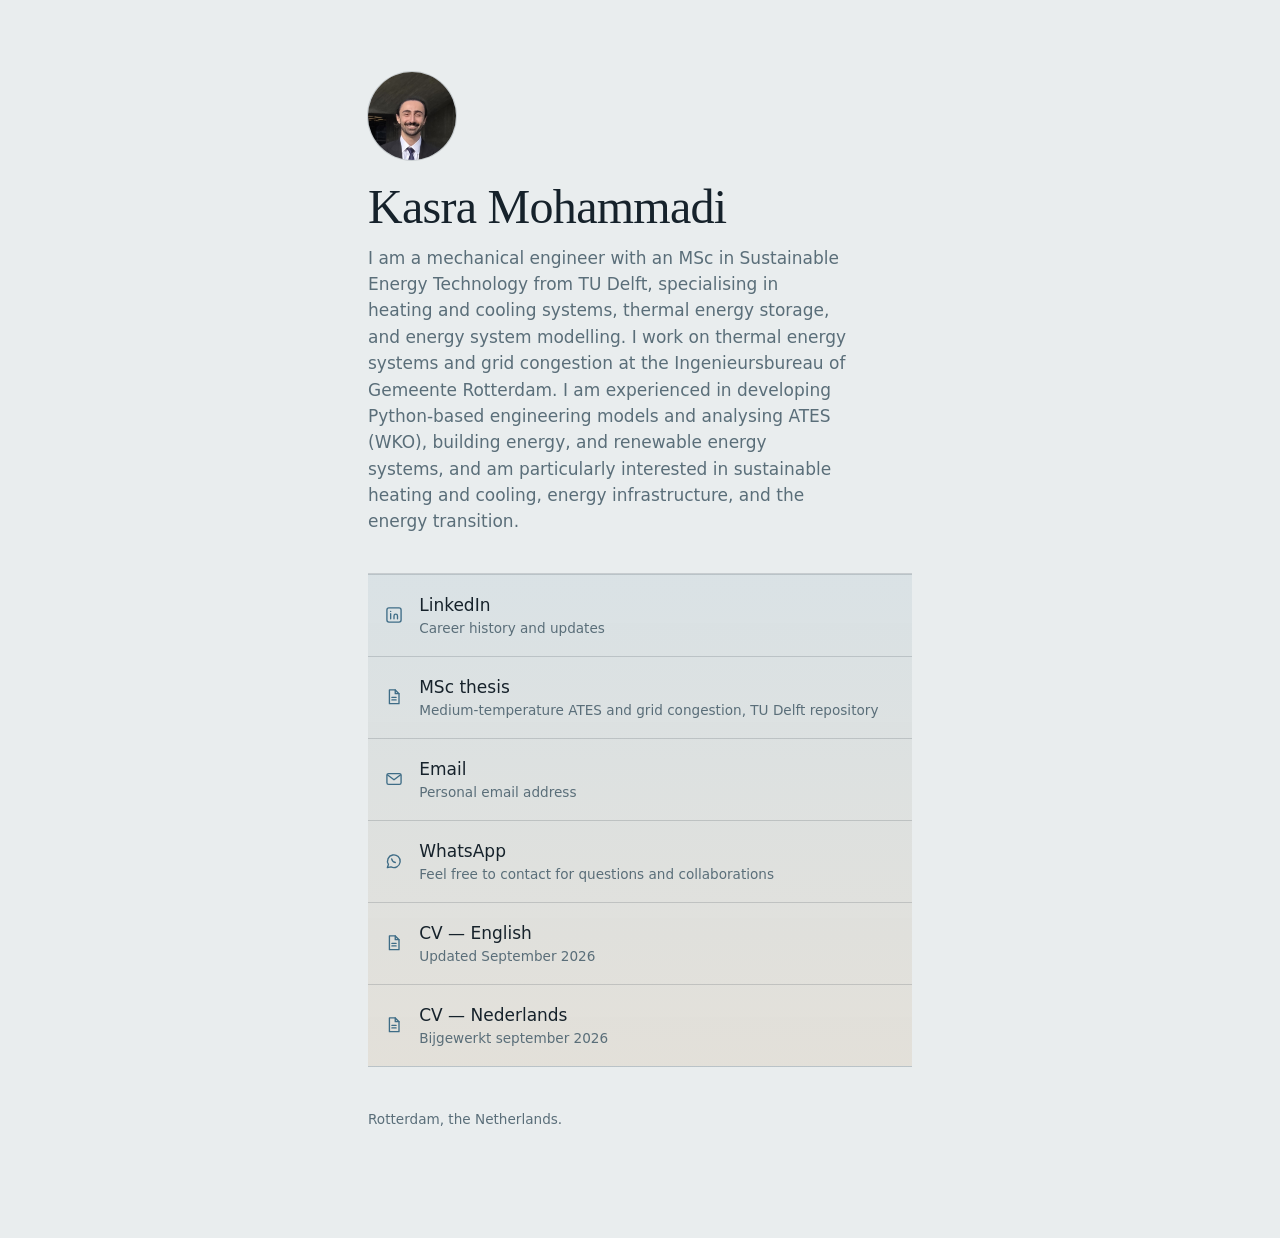
<file: index.html>
<!DOCTYPE html>
<html lang="en">
<head>
<meta charset="utf-8">
<meta http-equiv="refresh" content="0; url=/contact/">
<link rel="canonical" href="https://kasramohammadi.com/contact/">
<title>Kasra Mohammadi</title>
</head>
<body>
<p><a href="/contact/">Continue to contact details</a></p>
<script
  data-goatcounter="https://kasram379.goatcounter.com/count"
  async
  src="https://gc.zgo.at/count.js">
</script>        
</body>
</html>
</file>
<file: style.css>
/* ---------------------------------------------------------------
   kasramohammadi.com — shared styles
   Palette borrows from the subject: cool aquifer blues at the top
   of the link stack warming downward, like a thermal gradient.
   --------------------------------------------------------------- */

:root {
  --ink:    #16222b;
  --muted:  #5a6e79;
  --paper:  #e9edee;
  --line:   rgba(22, 34, 43, 0.16);
  --cool:   #3e6c86;
  --warm:   #b4762f;
  --focus:  #3e6c86;

  --serif: "Iowan Old Style", "Palatino Linotype", Palatino, Charter, Georgia, serif;
  --sans:  system-ui, -apple-system, "Segoe UI", Roboto, "Helvetica Neue", Arial, sans-serif;
}

@media (prefers-color-scheme: dark) {
  :root {
    --ink:   #e4e9ea;
    --muted: #90a4ae;
    --paper: #131c22;
    --line:  rgba(228, 233, 234, 0.16);
    --cool:  #7fb0c9;
    --warm:  #d9a45c;
    --focus: #7fb0c9;
  }
}

* { box-sizing: border-box; }

html { -webkit-text-size-adjust: 100%; }

body {
  margin: 0;
  background: var(--paper);
  color: var(--ink);
  font-family: var(--sans);
  font-size: 17px;
  line-height: 1.55;
  display: flex;
  justify-content: center;
  padding: 8vh 20px 12vh;
}

main {
  width: 100%;
  max-width: 34rem;
}

/* --- masthead ------------------------------------------------- */

.name {
  font-family: var(--serif);
  font-weight: 400;
  font-size: clamp(2.1rem, 8vw, 3rem);
  line-height: 1.1;
  letter-spacing: -0.015em;
  margin: 0;
}

.standfirst {
  color: var(--muted);
  margin: 0.7rem 0 0;
  max-width: 30rem;
  text-wrap: pretty;
}

.portrait {
  display: block;
  width: 88px;
  height: 88px;
  border-radius: 50%;
  object-fit: cover;
  margin-bottom: 1.3rem;
  box-shadow: 0 0 0 1px var(--line);
}



.rule {
  height: 1px;
  background: var(--line);
  border: 0;
  margin: 2.4rem 0 0;
}

/* --- link stack ----------------------------------------------- */
/* The gradient lives on the container, so adding or removing a row
   keeps the cool-to-warm run intact without touching the CSS. */

.stack {
  margin: 0;
  border-bottom: 1px solid var(--line);
  background-image: linear-gradient(
    to bottom,
    rgba(62, 108, 134, 0.09),
    rgba(180, 118, 47, 0.11)
  );
}

@media (prefers-color-scheme: dark) {
  .stack {
    background-image: linear-gradient(
      to bottom,
      rgba(127, 176, 201, 0.09),
      rgba(217, 164, 92, 0.11)
    );
  }
}

.stack a {
  display: flex;
  align-items: center;
  gap: 0.95rem;
  padding: 1.05rem 1rem;
  border-top: 1px solid var(--line);
  color: inherit;
  text-decoration: none;
  transition: background-color 140ms ease;
}

.stack a:hover,
.stack a:focus-visible {
  background-color: rgba(180, 118, 47, 0.16);
}

.stack a:focus-visible {
  outline: 2px solid var(--focus);
  outline-offset: -2px;
}

.stack svg {
  flex: none;
  width: 20px;
  height: 20px;
  stroke: var(--cool);
  stroke-width: 1.6;
  fill: none;
  stroke-linecap: round;
  stroke-linejoin: round;
}

.label { font-weight: 500; }

.sub {
  display: block;
  font-size: 0.85rem;
  color: var(--muted);
  font-weight: 400;
}

footer {
  margin-top: 2.6rem;
  font-size: 0.85rem;
  color: var(--muted);
}

footer a { color: inherit; }

/* --- back link (contact page) --------------------------------- */

.back {
  display: inline-block;
  margin-bottom: 2.2rem;
  font-size: 0.9rem;
  color: var(--muted);
  text-decoration: none;
}

.back:hover { color: var(--ink); text-decoration: underline; }

@media (prefers-reduced-motion: reduce) {
  * { transition: none !important; }
}
</file>
